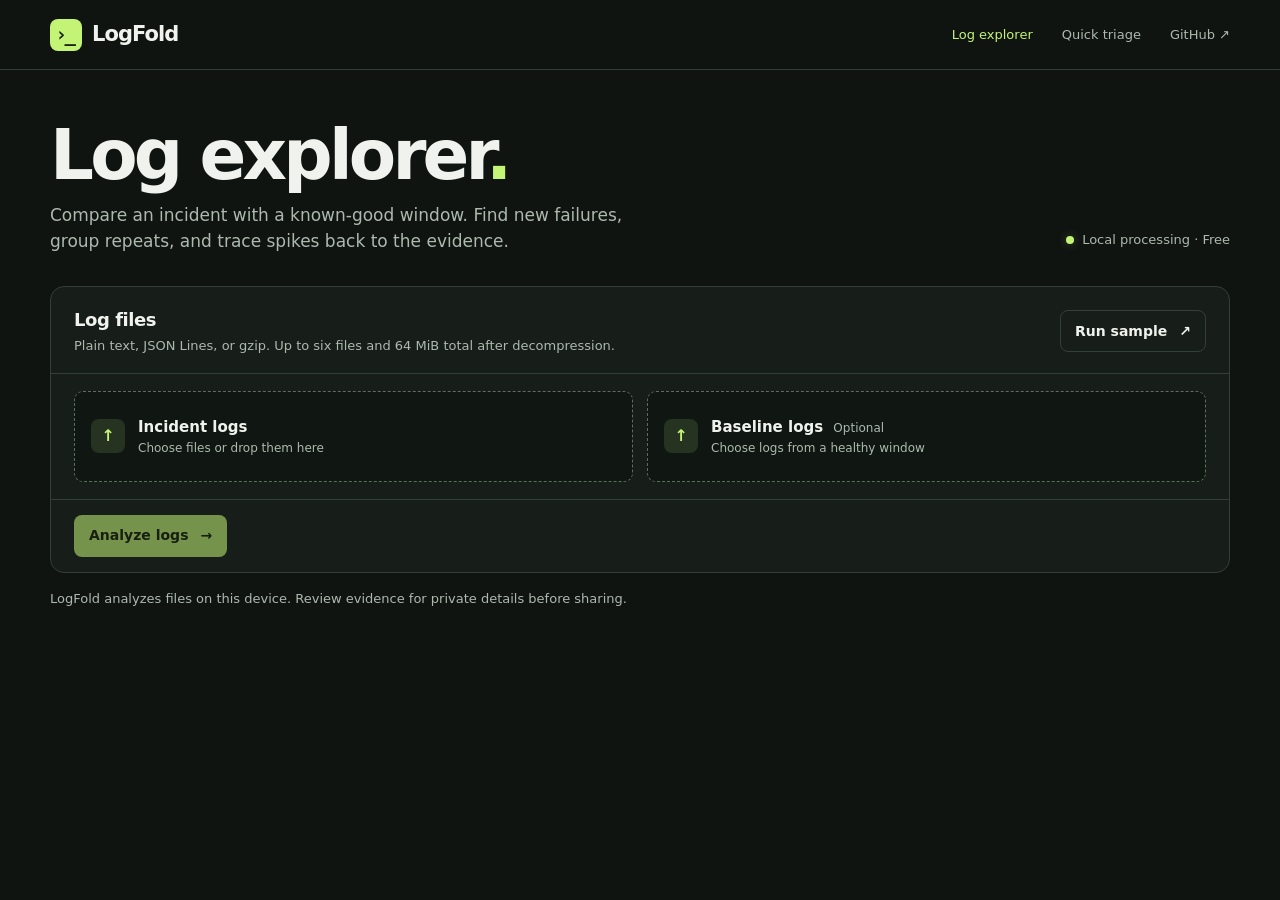
<file: web/index.html>
<!doctype html>
<html lang="en">
<head>
  <meta charset="utf-8">
  <meta name="viewport" content="width=device-width, initial-scale=1">
  <meta name="description" content="Stream, compare, and fingerprint incident logs against a baseline in your browser.">
  <meta name="referrer" content="no-referrer">
  <meta http-equiv="Content-Security-Policy" content="default-src 'none'; script-src 'self' 'wasm-unsafe-eval'; style-src 'self'; connect-src 'self'; img-src 'self'; worker-src 'self'; base-uri 'none'; form-action 'none'">
  <title>LogFold · Log explorer</title>
  <link rel="icon" href="./icon.png">
  <link rel="stylesheet" href="./style.css">
  <link rel="stylesheet" href="./explorer.css">
  <script src="./explorer.js" defer></script>
</head>
<body>
  <header class="site-header">
    <div class="shell header-inner">
      <a class="brand" href="./"><span class="brand-icon" aria-hidden="true">›_</span>LogFold</a>
      <nav class="site-nav" aria-label="Workbench">
        <a href="./" aria-current="page">Log explorer</a>
        <a href="./triage.html">Quick triage</a>
        <a class="github-nav" href="https://github.com/Atishay8192261/logfold" target="_blank" rel="noopener">GitHub <span aria-hidden="true">↗</span></a>
      </nav>
    </div>
  </header>

  <main class="shell">
    <section class="intro" aria-labelledby="page-title">
      <div>
        <h1 id="page-title">Log explorer<span>.</span></h1>
        <p>Compare an incident with a known-good window. Find new failures, group repeats, and trace spikes back to the evidence.</p>
      </div>
      <span class="local-label"><span aria-hidden="true"></span> Local processing · Free</span>
    </section>

    <section class="panel ingest" aria-labelledby="log-inputs">
      <div class="panel-header">
        <div>
          <h2 id="log-inputs">Log files</h2>
          <p>Plain text, JSON Lines, or gzip. Up to six files and 64 MiB total after decompression.</p>
        </div>
        <button id="example" type="button" class="secondary">Run sample <span aria-hidden="true">↗</span></button>
      </div>
      <form id="scan-form">
        <div class="log-input-grid">
          <div>
            <label class="file-pick" for="incident">
              <input id="incident" type="file" multiple>
              <span class="pick-icon" aria-hidden="true">↑</span>
              <span><strong>Incident logs</strong><small>Choose files or drop them here</small></span>
            </label>
            <ul id="incident-files" class="file-list" aria-label="Selected incident files"></ul>
          </div>
          <div>
            <label class="file-pick" for="baseline">
              <input id="baseline" type="file" multiple>
              <span class="pick-icon" aria-hidden="true">↑</span>
              <span><strong>Baseline logs <small>Optional</small></strong><small>Choose logs from a healthy window</small></span>
            </label>
            <ul id="baseline-files" class="file-list" aria-label="Selected baseline files"></ul>
          </div>
        </div>
        <div class="panel-footer scan-actions">
          <button id="scan" type="submit" class="primary" disabled>Analyze logs <span aria-hidden="true">→</span></button>
          <button id="cancel" type="button" class="secondary" hidden>Cancel</button>
          <button id="reset" type="button" class="quiet" hidden>Clear files</button>
          <span id="scan-status" role="status"></span>
        </div>
        <p id="scan-error" class="error scan-error" role="alert" hidden></p>
      </form>
    </section>

    <section id="output" class="results" aria-labelledby="report-title" hidden>
      <div class="result-header">
        <div>
          <h2 id="report-title" tabindex="-1">Investigation</h2>
          <p id="report-detail"></p>
        </div>
        <div class="exports">
          <button type="button" id="download-json" class="secondary">Export JSON</button>
          <button type="button" id="download-md" class="secondary">Export Markdown</button>
        </div>
      </div>
      <div id="metrics" class="metrics" aria-label="Scan totals"></div>
      <p id="limits" class="scan-limits" hidden></p>

      <section class="panel chart" aria-labelledby="timeline-title">
        <div class="panel-header">
          <div><h2 id="timeline-title">Incident timeline</h2><p id="timeline-caption"></p></div>
          <span id="peak" class="chart-peak"></span>
        </div>
        <div id="chart-area" class="chart-area">
          <canvas id="timeline" role="img" aria-label="Flagged events over time. Counts are available in the table below."></canvas>
          <div class="time-labels"><time id="start-time"></time><time id="end-time"></time></div>
          <p id="bucket-focus" class="input-note" aria-live="off"></p>
          <details>
            <summary>View time buckets</summary>
            <table class="time-table"><thead><tr><th scope="col">Start (UTC)</th><th scope="col">Events</th></tr></thead><tbody id="bucket-rows"></tbody></table>
          </details>
        </div>
      </section>

      <section class="panel groups-panel" aria-labelledby="group-title">
        <div class="panel-header">
          <div><h2 id="group-title">Event fingerprints</h2><p>Repeated messages are grouped after normalizing IDs. Rates are per 1,000 valid log lines.</p></div>
        </div>
        <div class="group-controls">
          <div><label for="query">Search fingerprints</label><input id="query" type="text" placeholder="Message, level, or fingerprint ID" spellcheck="false"></div>
          <div><label for="change">Compare by change</label><select id="change"></select></div>
        </div>
        <p id="group-count" class="group-count" role="status"></p>
        <ul id="groups" class="groups"></ul>
        <div id="more-area" class="panel-footer" hidden><button id="more" type="button" class="secondary">Show more</button></div>
      </section>

      <section class="panel share" aria-labelledby="share-title">
        <div class="panel-header">
          <div><h2 id="share-title">Share the evidence</h2><p>Review the editable brief before pasting it into ChatGPT or an incident ticket.</p></div>
        </div>
        <div class="share-body">
          <label class="field-label" for="brief">Investigation brief</label>
          <textarea id="brief" class="code" rows="6" spellcheck="false"></textarea>
          <div class="brief-actions"><button id="copy-brief" type="button" class="primary">Copy brief</button><a class="secondary" href="https://chatgpt.com/" target="_blank" rel="noopener">Open ChatGPT <span aria-hidden="true">↗</span></a></div>
          <p id="copy-status" class="input-note" role="status"></p>
        </div>
      </section>
    </section>

    <p class="privacy">LogFold analyzes files on this device. Review evidence for private details before sharing.</p>
    <noscript><p class="error">Enable JavaScript to scan logs in your browser.</p></noscript>
  </main>
</body>
</html>
</file>
<file: web/style.css>
:root {
  color-scheme: dark;
  --background: #101411;
  --panel: #171d18;
  --inset: #101611;
  --line: #334037;
  --text: #f0f3ed;
  --muted: #adb9af;
  --accent: #c4f476;
  --accent-hover: #d7ffa1;
  --error: #ffa99d;
  font-family: "Avenir Next", "Segoe UI", system-ui, sans-serif;
  line-height: 1.5;
}

* { box-sizing: border-box; }
[hidden] { display: none !important; }
body { margin: 0; background: var(--background); color: var(--text); }
a { color: inherit; }
button, input, textarea { font: inherit; }
button { cursor: pointer; }
button:disabled { cursor: wait; opacity: .55; }
:focus-visible { outline: 2px solid var(--accent); outline-offset: 3px; }
::selection { color: var(--background); background: var(--accent); }
p, h1, h2, h3 { margin: 0; }

.shell { width: min(1180px, calc(100% - 80px)); margin: 0 auto; }
.site-header { border-bottom: 1px solid var(--line); }
.header-inner { display: flex; align-items: center; justify-content: space-between; min-height: 69px; gap: 16px; }
.brand { display: inline-flex; align-items: center; gap: 10px; text-decoration: none; font-weight: 700; font-size: 21px; letter-spacing: -.045em; }
.brand-icon { display: grid; place-items: center; width: 32px; height: 32px; border-radius: 8px; background: var(--accent); color: #18200e; font: 700 19px/1 ui-monospace, monospace; letter-spacing: -.13em; padding-right: 3px; }
.repo-link { color: var(--muted); font-size: 13px; text-decoration: none; }
.repo-link:hover, .quiet:hover { color: var(--accent); }
.repo-link span { padding-left: 4px; }

.intro { display: flex; align-items: end; justify-content: space-between; gap: 24px; padding: 49px 0 32px; }
.intro h1 { font-size: clamp(38px, 5.8vw, 69px); font-weight: 700; letter-spacing: -.055em; line-height: 1.05; }
.intro h1 span { color: var(--accent); }
.intro p { max-width: 54ch; margin-top: 12px; color: var(--muted); font-size: clamp(15px, 1.45vw, 17px); }
.local-label { display: inline-flex; align-items: center; gap: 8px; padding-bottom: 5px; color: var(--muted); white-space: nowrap; font-size: 13px; }
.local-label span, .report-indicator { width: 8px; height: 8px; border-radius: 50%; }
.local-label span { background: var(--accent); box-shadow: 0 0 10px #c4f47540; }

.workbench { display: grid; grid-template-columns: 1fr 1fr; gap: 16px; align-items: start; }
.panel { min-width: 0; border: 1px solid var(--line); border-radius: 14px; background: var(--panel); }
.panel-header { display: flex; justify-content: space-between; align-items: start; gap: 12px; padding: 19px 23px 17px; border-bottom: 1px solid var(--line); }
.panel-header h2 { font-size: 18px; letter-spacing: -.025em; }
.panel-header p { color: var(--muted); font-size: 13px; margin-top: 3px; }
.quiet { padding: 3px 0; background: transparent; border: 0; color: var(--muted); font-size: 13px; }
.input-fields { padding: 19px 23px 15px; }
.field + .field { margin-top: 17px; }
.field-label { display: flex; justify-content: space-between; align-items: center; gap: 10px; margin-bottom: 7px; font-size: 14px; font-weight: 650; }
.optional { font-size: 12px; font-weight: 500; color: var(--muted); }
input[type="text"], textarea { display: block; width: 100%; padding: 10px 12px; color: var(--text); background: var(--inset); border: 1px solid var(--line); border-radius: 8px; font-size: 14px; }
input::placeholder, textarea::placeholder { color: #8f9c91; opacity: 1; }
textarea { resize: vertical; }
textarea.code, .evidence code { font-family: "SFMono-Regular", Consolas, "Liberation Mono", monospace; font-size: 13px; line-height: 1.53; }
.input-note { margin-top: 9px; color: var(--muted); font-size: 12px; }
.error { margin-top: 10px; color: var(--error); font-size: 13px; }
.panel-footer { border-top: 1px solid var(--line); padding: 15px 23px; }
.primary, .secondary { display: inline-flex; align-items: center; justify-content: center; gap: 12px; border: 1px solid transparent; border-radius: 8px; padding: 8px 14px; min-height: 42px; font-size: 14px; font-weight: 700; text-decoration: none; }
.primary { background: var(--accent); color: #18200e; }
.primary:hover:not(:disabled) { background: var(--accent-hover); }
.secondary { background: transparent; color: var(--text); border-color: var(--line); }
.secondary:hover { border-color: var(--muted); }
#analyze { justify-content: space-between; min-width: 174px; }

.report-indicator { margin-top: 9px; background: #657366; }
.report-indicator.ready { background: var(--accent); }
.empty-intro { padding: 39px 23px 32px; text-align: center; }
.empty-intro h3 { margin-top: 15px; font-size: 19px; letter-spacing: -.025em; }
.empty-intro p { margin-top: 4px; color: var(--muted); font-size: 14px; }
.report-mark { display: flex; flex-direction: column; justify-content: center; gap: 5px; width: 50px; height: 53px; margin: 0 auto; padding: 10px; border: 1px solid #516745; border-radius: 10px; background: #222c20; }
.report-mark span { height: 2px; width: 100%; border-radius: 2px; background: var(--accent); opacity: .8; }
.report-mark span:nth-child(2) { width: 65%; }
.report-mark span:nth-child(3) { width: 82%; }
.examples { margin: 0 23px 23px; }
.examples h3 { margin-bottom: 10px; color: var(--muted); font-size: 13px; font-weight: 650; }
.sample { display: flex; align-items: center; justify-content: space-between; gap: 10px; width: 100%; min-height: 42px; padding: 6px 12px; text-align: left; color: var(--text); background: var(--inset); border: 1px solid var(--line); border-radius: 7px; font-size: 14px; }
.sample + .sample { margin-top: 7px; }
.sample:hover { border-color: #92aa7a; }
.sample span:last-child { color: var(--accent); }

.findings { display: grid; gap: 9px; padding: 17px 23px; }
.finding, .no-findings { padding: 13px; border: 1px solid var(--line); border-radius: 8px; background: var(--inset); }
.finding h3, .no-findings h3, .handoff h3 { font-size: 16px; letter-spacing: -.02em; }
.finding p, .no-findings p, .handoff p { margin-top: 5px; color: var(--muted); font-size: 13px; }
.finding summary { cursor: pointer; color: var(--accent); font-size: 13px; margin-top: 8px; }
.evidence { list-style: none; margin: 8px 0 0; padding: 0; }
.evidence li { display: grid; gap: 4px; padding: 5px 0; font-size: 12px; color: var(--muted); }
.evidence code { color: var(--text); overflow-wrap: anywhere; white-space: pre-wrap; }
.handoff { border-top: 1px solid var(--line); padding: 16px 23px 19px; }
.handoff .field-label { justify-content: start; margin-top: 12px; }
.handoff .input-note { color: #d2d9cc; }
.brief-actions { display: flex; flex-wrap: wrap; gap: 8px; margin-top: 11px; }
.copy-status:empty { display: none; }
.privacy { padding: 16px 0 30px; color: var(--muted); font-size: 13px; }

@media (max-width: 760px) {
  .shell { width: calc(100% - 32px); }
  .intro { align-items: start; flex-direction: column; gap: 12px; padding: 32px 0 21px; }
  .workbench { grid-template-columns: minmax(0, 1fr); }
}

@media (max-width: 390px) {
  .panel-header, .panel-footer, .input-fields, .findings, .handoff { padding-left: 15px; padding-right: 15px; }
  .examples { margin-inline: 15px; }
}
</file>
<file: web/explorer.css>
.site-nav { display: flex; gap: clamp(12px, 3vw, 29px); align-items: center; }
.site-nav a { font-size: 13px; color: var(--muted); text-decoration: none; }
.site-nav a[aria-current], .site-nav a:hover { color: var(--accent); }
.ingest .panel-header { align-items: center; }
.log-input-grid { display: grid; grid-template-columns: repeat(2, minmax(0, 1fr)); gap: 14px; padding: 17px 23px; }
.file-pick { position: relative; display: flex; align-items: center; gap: 13px; min-height: 91px; padding: 13px 16px; border: 1px dashed #5a705d; border-radius: 9px; background: var(--inset); cursor: pointer; }
.file-pick:hover, .file-pick.drag { border-color: var(--accent); background: #1b281b; }
.file-pick:focus-within { outline: 2px solid var(--accent); outline-offset: 2px; }
.file-pick input { position: absolute; opacity: 0; width: 1px; height: 1px; }
.pick-icon { flex: 0 0 34px; line-height: 34px; text-align: center; color: var(--accent); background: #263321; border-radius: 8px; font-weight: 700; }
.file-pick strong { font-size: 15px; }
.file-pick small { display: block; color: var(--muted); font-size: 12px; }
.file-pick strong small { display: inline; padding-left: 5px; font-weight: 500; }
.file-list, .groups { list-style: none; margin: 0; padding: 0; }
.file-list li { display: flex; align-items: center; gap: 8px; justify-content: space-between; padding: 5px 0 2px; overflow-wrap: anywhere; font-size: 13px; color: var(--muted); }
.file-list li small { color: var(--muted); white-space: nowrap; }
.file-list li span { flex: 1; }
.file-list button { min-width: 28px; }
.scan-actions { display: flex; align-items: center; flex-wrap: wrap; gap: 12px; }
.scan-actions button:disabled { cursor: default; }
#scan-status { font-size: 13px; color: var(--muted); overflow-wrap: anywhere; }
.scan-error { margin: 0 23px 14px; }
#example { white-space: nowrap; }

.results { margin-top: 34px; }
.result-header { display: flex; align-items: end; justify-content: space-between; gap: 10px; flex-wrap: wrap; }
.result-header h2 { font-size: 29px; letter-spacing: -.045em; }
.result-header p { font-size: 13px; color: var(--muted); }
.exports { display: flex; flex-wrap: wrap; gap: 7px; }
.metrics { display: grid; grid-template-columns: repeat(4, minmax(0, 1fr)); gap: 10px; margin: 15px 0; }
.metric { background: var(--panel); border: 1px solid var(--line); border-radius: 10px; padding: 10px 15px; overflow-wrap: anywhere; }
.metric strong { display: block; font-size: 25px; font-variant-numeric: tabular-nums; letter-spacing: -.04em; }
.metric span { font-size: 12px; color: var(--muted); }
.scan-limits { color: #ecd199; font-size: 13px; margin-bottom: 10px; }
.chart-peak { font-size: 13px; color: var(--accent); text-align: right; }
.chart-area { padding: 12px 23px 15px; }
.chart-area canvas { display: block; width: 100%; height: 118px; }
.time-labels { display: flex; justify-content: space-between; gap: 8px; padding-top: 4px; color: var(--muted); font-size: 12px; }
.chart-area details { margin-top: 11px; }
.chart-area summary { color: var(--accent); cursor: pointer; font-size: 13px; }
.time-table { margin-top: 5px; font-size: 13px; color: var(--muted); text-align: left; border-collapse: collapse; }
.time-table th, .time-table td { padding: 4px 15px 4px 0; border-bottom: 1px solid var(--line); }

.groups-panel, .share { margin-top: 14px; }
.group-controls { display: grid; grid-template-columns: 2fr 1fr; gap: 12px; padding: 15px 23px 4px; }
.group-controls label { display: block; margin-bottom: 4px; color: var(--muted); font-size: 13px; }
.group-controls select { width: 100%; min-height: 43px; padding: 5px 9px; border-radius: 8px; border: 1px solid var(--line); color: var(--text); background: var(--inset); font: inherit; font-size: 14px; }
.group-count { padding: 8px 23px; color: var(--muted); font-size: 13px; }
.groups { margin: 0 23px 13px; }
.group { padding: 10px 0; border-top: 1px solid var(--line); }
.group summary { cursor: pointer; }
.group summary::marker { color: var(--accent); }
.group-layout { display: inline-grid; vertical-align: top; width: calc(100% - 21px); grid-template-columns: minmax(0, 1fr) auto; gap: 12px; align-items: start; }
.group-label { display: block; font-family: ui-monospace, monospace; font-size: 14px; overflow-wrap: anywhere; }
.group-badges, .group-rates { display: flex; flex-wrap: wrap; gap: 5px 10px; align-items: center; color: var(--muted); font-size: 12px; }
.group-badges { margin-top: 3px; }
.group-badges .new, .group-badges .increased { color: var(--accent); }
.group-rates { justify-content: end; text-align: right; line-height: 1.35; }
.group-rates strong { font-size: 15px; color: var(--text); }
.group-evidence { display: grid; grid-template-columns: repeat(auto-fit, minmax(min(100%, 250px), 1fr)); gap: 9px; margin-top: 9px; }
.group-evidence section { padding: 8px 10px; background: var(--inset); border: 1px solid var(--line); border-radius: 7px; min-width: 0; }
.group-evidence h3 { font-size: 13px; }
.group-evidence p { font-size: 12px; color: var(--muted); margin-top: 3px; overflow-wrap: anywhere; }
.group-evidence code { display: block; margin-top: 4px; font: 13px/1.5 ui-monospace, monospace; white-space: pre-wrap; overflow-wrap: anywhere; }
.share-body { padding: 15px 23px; }

@media (max-width: 660px) {
  .log-input-grid, .group-controls { grid-template-columns: minmax(0, 1fr); }
  .metrics { grid-template-columns: repeat(2, minmax(0, 1fr)); }
  .group-layout { grid-template-columns: minmax(0, 1fr); gap: 5px; }
  .group-rates { justify-content: start; text-align: left; }
  .time-labels { font-size: 11px; }
}
@media (max-width: 390px) {
  .github-nav { display: none; }
  .log-input-grid, .chart-area, .share-body, .group-count, .group-controls { padding-left: 15px; padding-right: 15px; }
  .groups { margin-inline: 15px; }
  .scan-error { margin-inline: 15px; }
}
</file>
